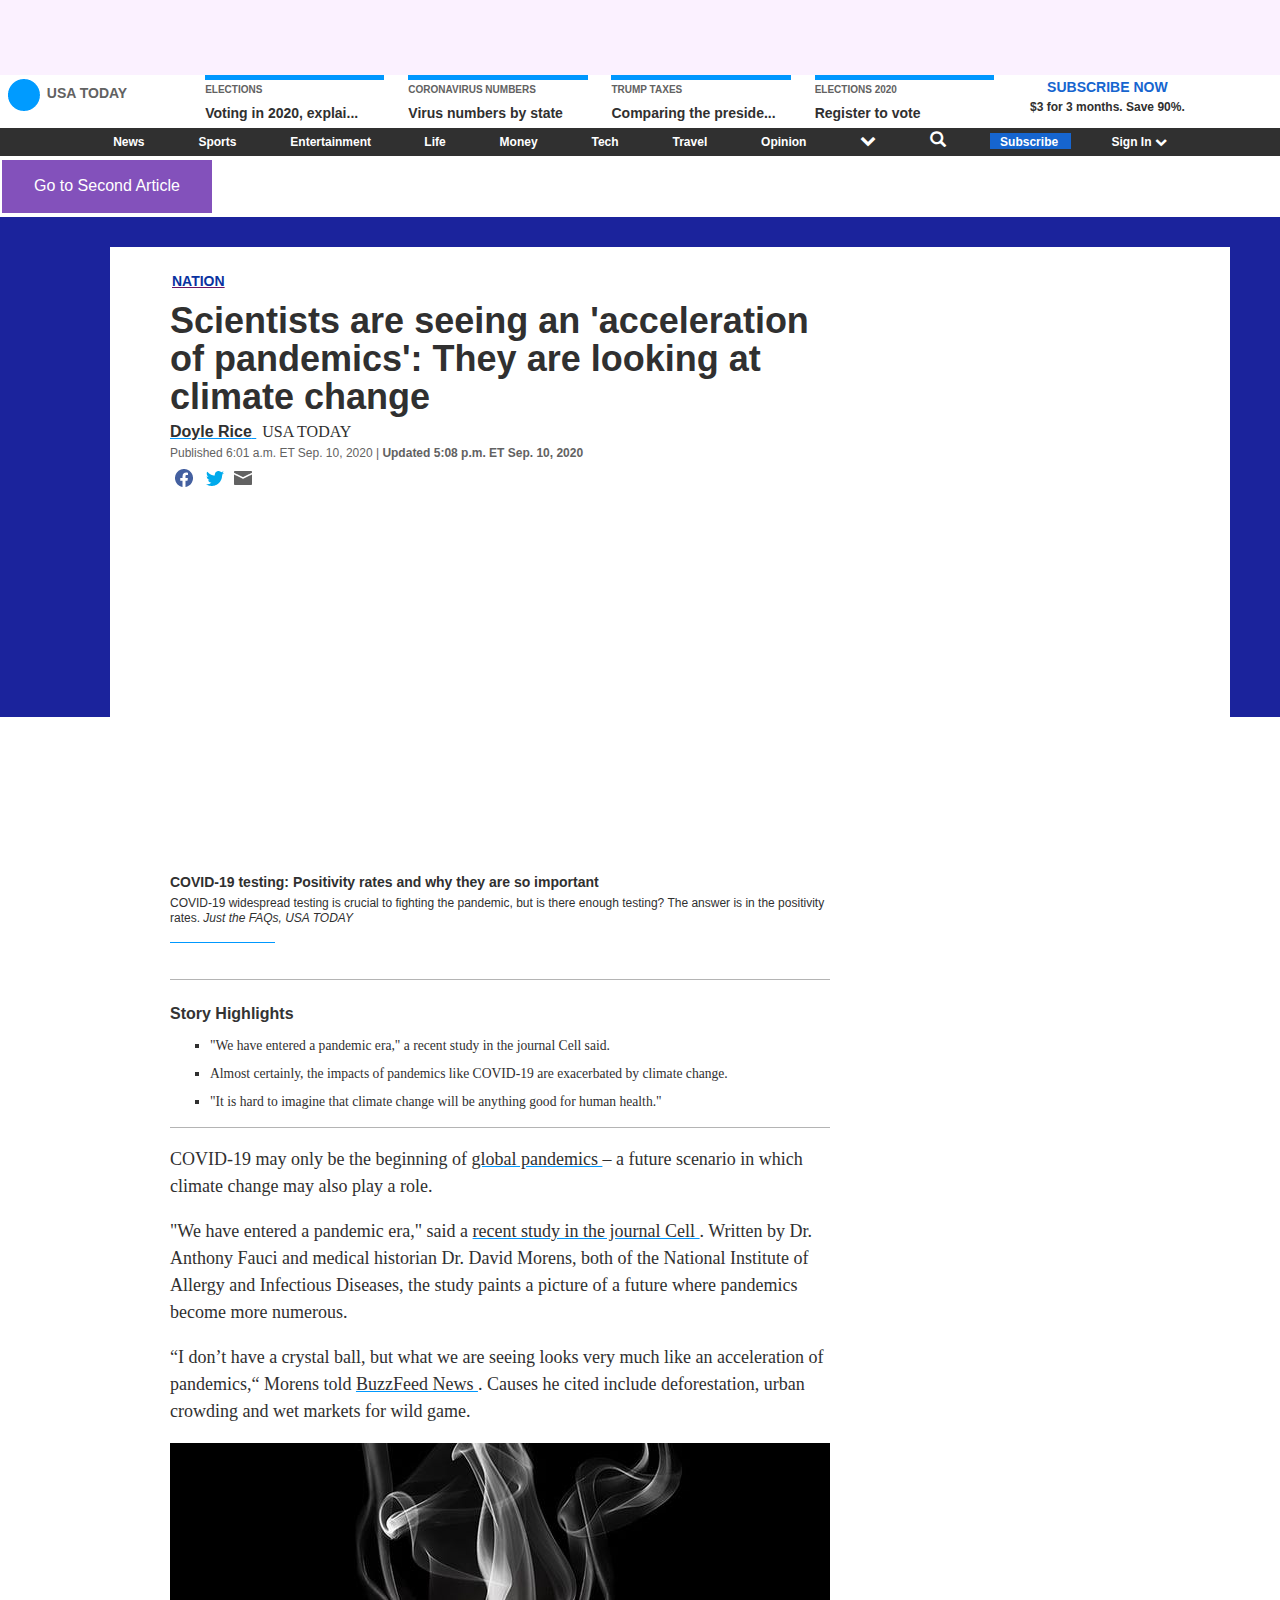
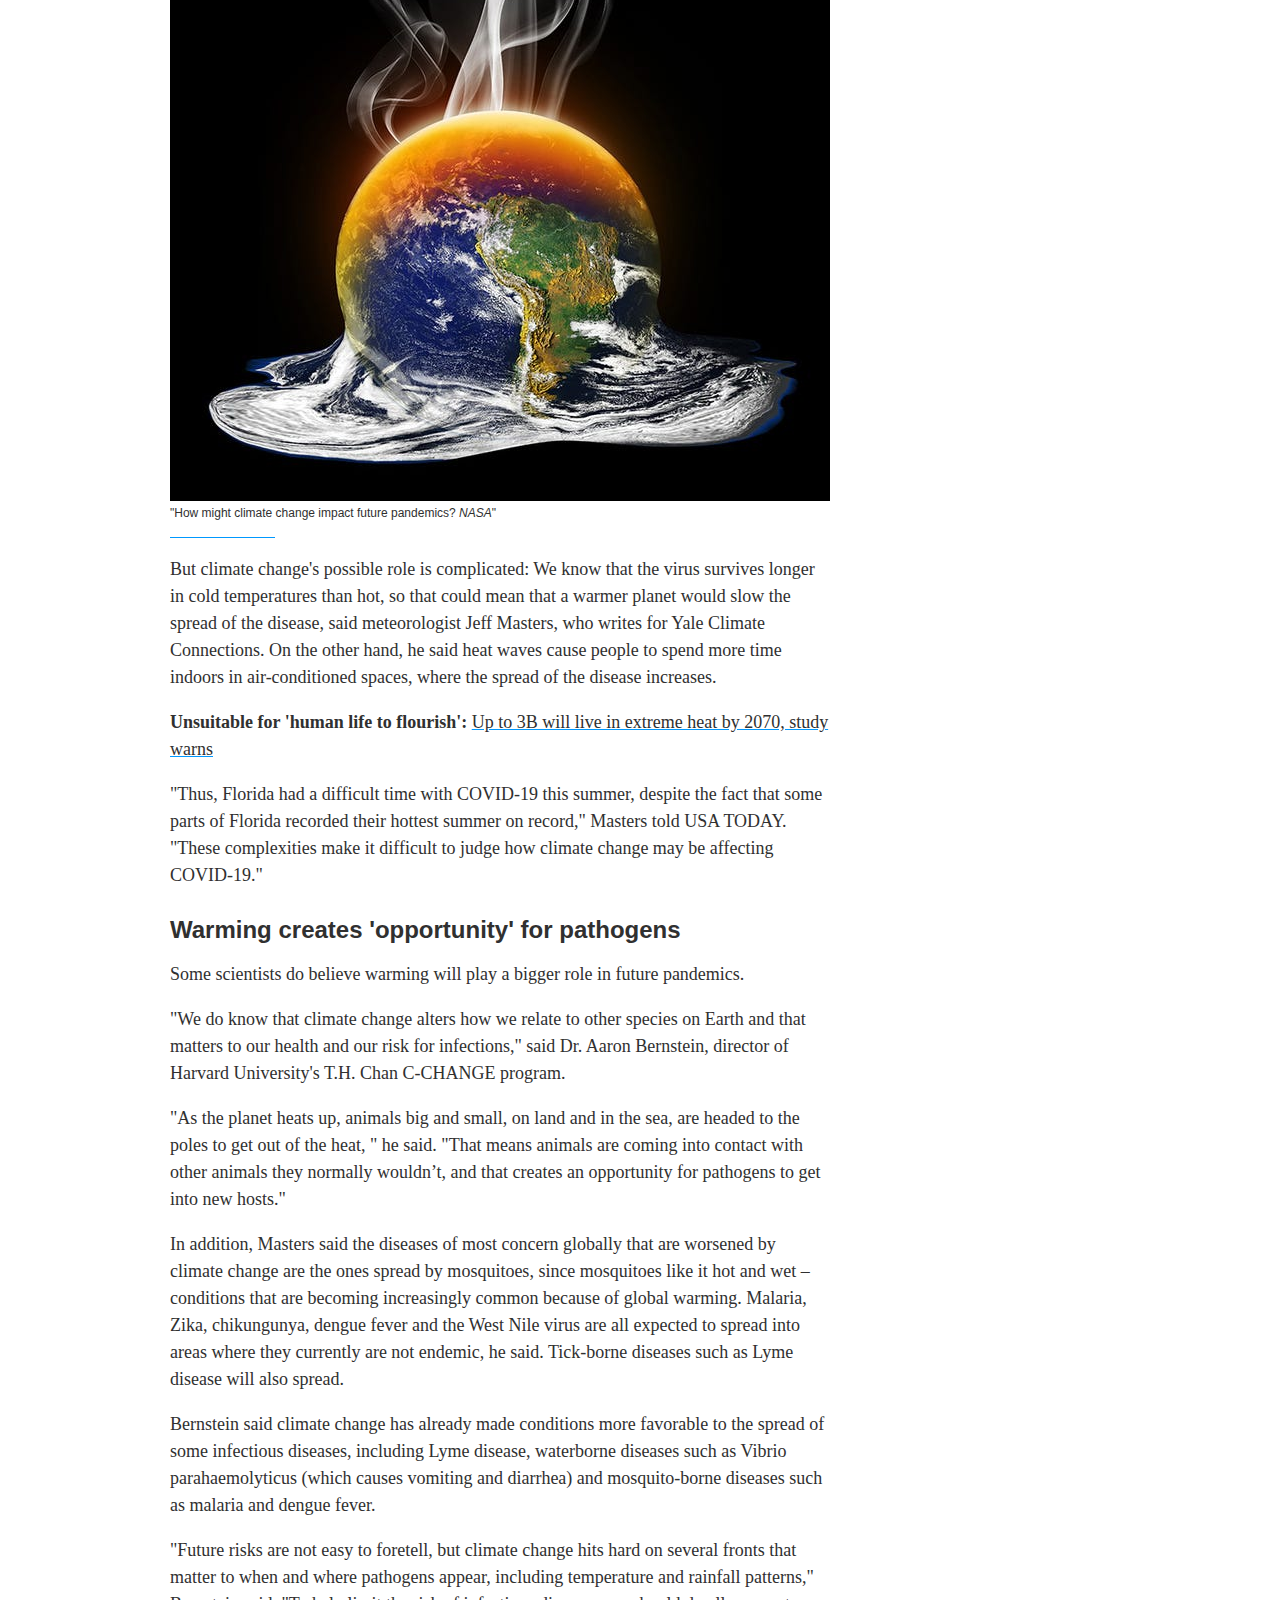
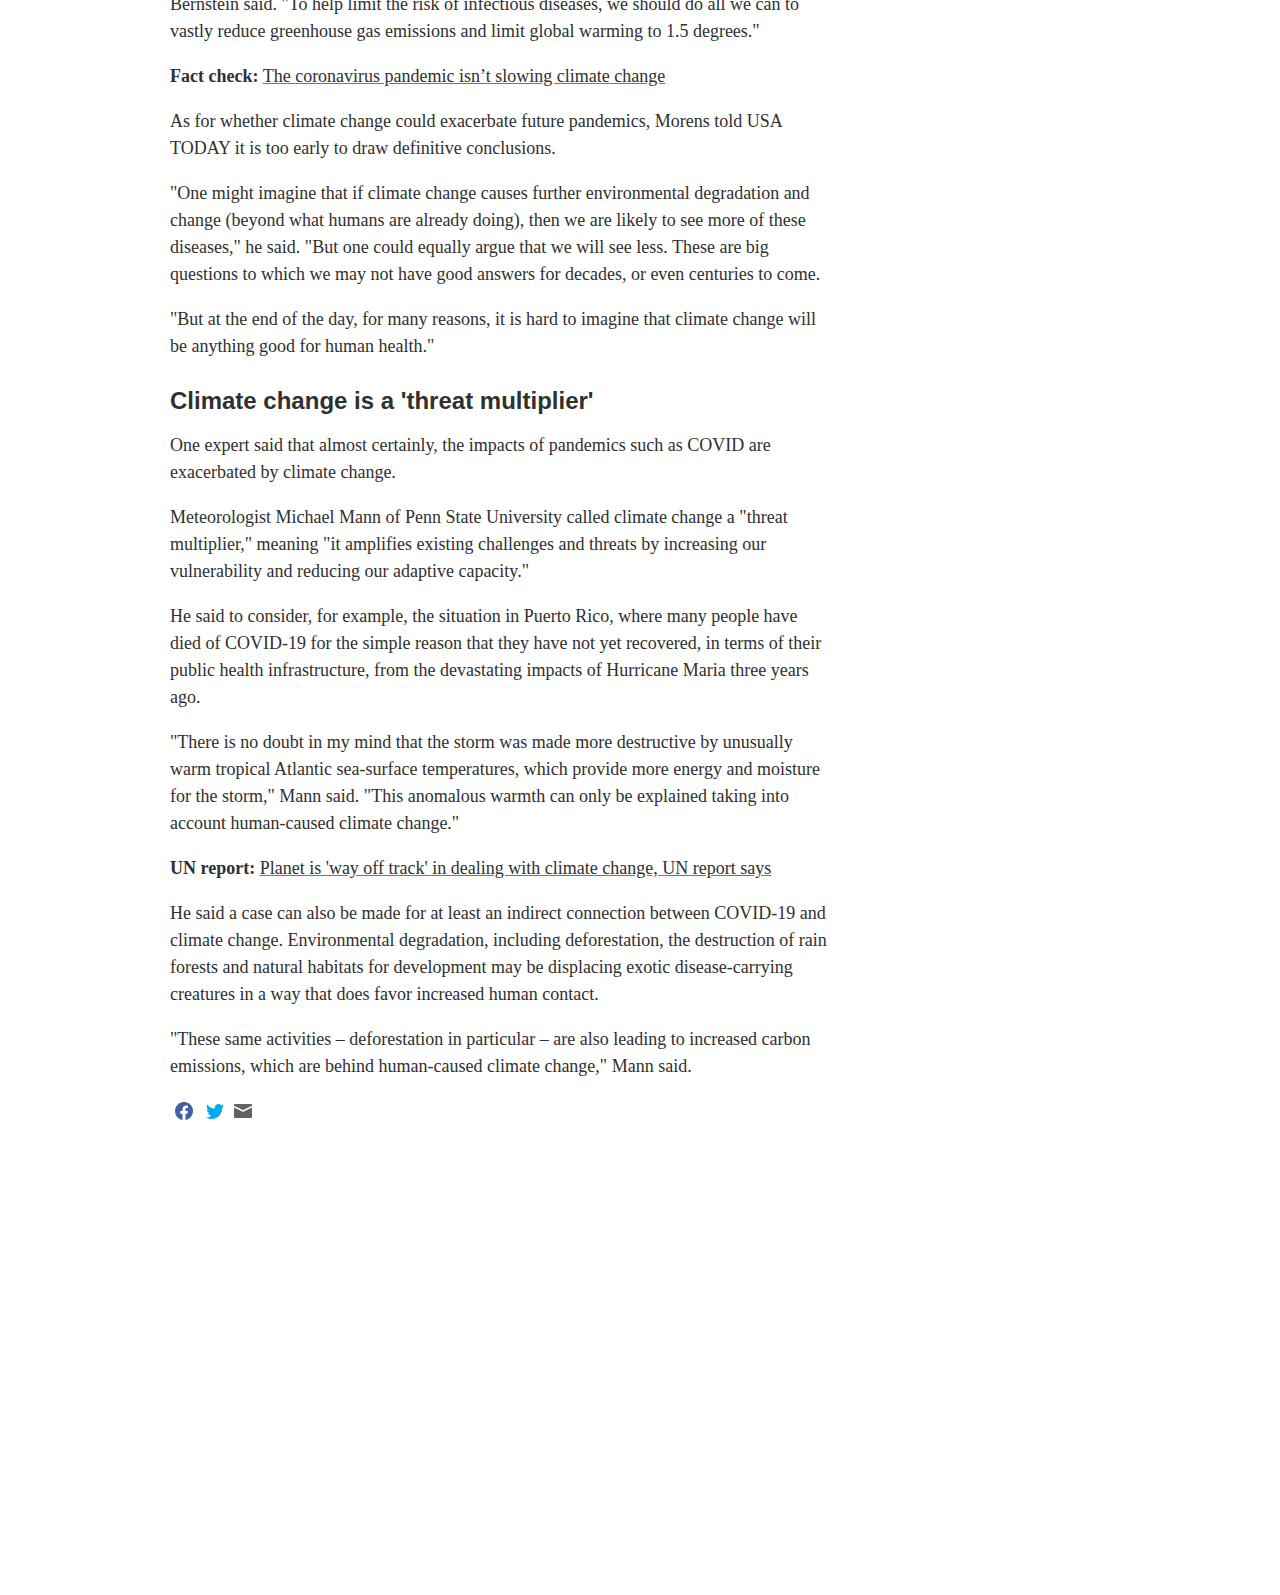
<file: index.html>
<!DOCTYPE html>
<html>
    <!--Newspaper: USA Today-->
    <!--Link: https://www.usatoday.com/story/news/nation/2020/09/10/limate-change-covid-19-does-global-warming-fuel-pandemics/5749582002/-->
    <head>
        <title>Nowadays</title>
        <link rel="stylesheet" href="Styles/styleImages.css">
        <link rel="stylesheet" href="Styles/styleArticle.css">
        <link rel="stylesheet" href="Styles/styleHeader1st.css">
        <link rel="stylesheet" href="Styles/styleTitle.css">
        <meta name="viewport" content="width=device-width, initial-scale=1">
        <link rel="stylesheet" href="https://maxcdn.bootstrapcdn.com/bootstrap/3.3.7/css/bootstrap.min.css">
        <link rel="stylesheet" href="https://cdnjs.cloudflare.com/ajax/libs/font-awesome/4.7.0/css/font-awesome.min.css">
    </head>
    <body>
        <!--Advertisement-->
        <div id="ad1">            
        </div>
        <!--Line of what to look at-->
        <header class="header"> 
            <ul>
                <li>
                    <a href="https://www.usatoday.com/">
                        <img src="Pictures/circle.PNG" alt="Circle" overflow="auto">
                        <h4>
                            USA TODAY
                        </h4>
                    </a>                     
                </li>
                <li>
                    <a href="https://www.usatoday.com/storytelling/election-2020-resource-guide/">
                        <h3>
                            Elections
                        </h3>
                        <h2>
                            Voting in 2020, explai...
                        </h2>
                    </a>
                </li>
                <li>
                    <a href="https://www.usatoday.com/in-depth/graphics/2020/03/10/us-coronavirus-map-tracking-united-states-outbreak/4945223002/">
                        <h3>
                            Coronavirus numbers
                        </h3>
                        <h2>
                            Virus numbers by state
                        </h2>
                    </a>
                </li>
                <li>
                    <a href="https://www.usatoday.com/in-depth/news/politics/elections/2020/09/29/trump-taxes-how-2017-return-compares-other-presidents/3561627001/">
                        <h3>
                           Trump taxes
                        </h3>
                        <h2>
                            Comparing the preside...
                        </h2>
                    </a>
                </li>
                <li>
                    <a href="https://www.usatoday.com/storytelling/election-2020-voter-guide/register-to-vote/register">
                        <h3>
                            Elections 2020
                        </h3>
                        <h2>
                            Register to vote
                        </h2>
                    </a>
                </li>
                <li>
                    <a href="https://subscribe.usatoday.com/specialoffer?gps-source=CPMASTHEAD&itm_campaign=2020FIVEDAY&itm_medium=ONSITE&onSuccessRedirectURL=https%3A%2F%2Fwww.usatoday.com%2Fstory%2Fnews%2Fnation%2F2020%2F09%2F10%2Fclimate-change-covid-19-does-global-warming-fuel-pandemics%2F5749582002%2F" target="_block">
                        <p id="subscribe">
                            SUBSCRIBE NOW
                        </p>
                        <p id="cost">
                            $3 for 3 months. Save 90%.
                        </p>
                    </a>
                </li>
            </ul>            
        </header>
        <!--Searching bar-->
        <nav class="nav">
            <ul>
                <li><a href="https://www.usatoday.com/news/">News</a></li>
                <li><a href="https://www.usatoday.com/sports/">Sports</a></li>
                <li><a href="https://www.usatoday.com/entertainment/">
                    Entertainment
                </a></li>
                <li><a href="https://www.usatoday.com/life/">Life</a></li>
                <li><a href="https://www.usatoday.com/money/">Money</a></li>
                <li><a href="https://www.usatoday.com/tech/">Tech</a></li>
                <li><a href="https://www.usatoday.com/travel/">Travel</a></li>
                <li><a href="https://www.usatoday.com/opinion/">Opinion</a></li>
                <li> <!--Arrow-->
                    <i class="fa fa-chevron-down" style="font-size:16px"></i>
                </a></li>
                <li> <!--Lens-->
                    <i class="glyphicon glyphicon-search" style="font-size: 16px"></i>                    
                </li>
                <li id="subscribe2">
                    <a href="https://subscribe.usatoday.com/specialoffer?gps-source=CPTOPNAVBAR&itm_campaign=2020FIVEDAY&itm_medium=ONSITE&onSuccessRedirectURL=https%3A%2F%2Fwww.usatoday.com%2Fstory%2Fentertainment%2Fmovies%2F2020%2F10%2F09%2Ffrench-exit-michelle-pfeiffer-lucas-hedges-new-york-film-festival%2F5908569002%2F" target="_block" > 
                        Subscribe
                    </a>
                </li>
                <li><a href="">
                    Sign In
                    <i class="fa fa-chevron-down"></i>
                </a></li>
            </ul>
        </nav>
        <!--Advertisement-->
        <!--<div id="adv2">            
        </div>-->
        <!--Button-->  
        <button class="button" onclick="document.location='secondNew.html'" >
            Go to Second Article
        </button>
        <div id="blue">            
        </div>
        <article class="margins">
            <!--Title-->
            <div class="titles">
                <a href="https://www.usatoday.com/news/nation/">
                    <h3 id="title">NATION</h3>
                </a>
                <h1>Scientists are seeing an 'acceleration of pandemics': They
                    are looking at climate change</h1>
                <h4>
                    <a href="https://www.usatoday.com/staff/2647905001/doyle-rice/ ">
                        <b>Doyle Rice</b>
                    </a>  USA TODAY
                </h4>
                <h5 style="font-weight:normal">
                    Published 6:01 a.m. ET Sep. 10, 2020 | 
                    <b>Updated 5:08 p.m. ET Sep. 10, 2020</b> 
                </h5>
                <!--Facebook; Twitter; Email-->
                <a href="https://www.facebook.com/dialog/share?display=popup&app_id=215046668549694&href=https%3A%2F%2Fwww.usatoday.com%2Fstory%2Fnews%2Fnation%2F2020%2F09%2F10%2Fclimate-change-covid-19-does-global-warming-fuel-pandemics%2F5749582002%2F">
                    <img src="Pictures/Facebook.PNG" alt="Facebook"> 
                </a>
                <a href="http://twitter.com/share?url=https%3A%2F%2Fwww.usatoday.com%2Fstory%2Fnews%2Fnation%2F2020%2F09%2F10%2Fclimate-change-covid-19-does-global-warming-fuel-pandemics%2F5749582002%2F&text=Scientists%20are%20seeing%20an%20%27acceleration%20of%20pandemics%27%3A%20They%20are%20looking%20at%20climate%20change&via=usatoday">
                    <img src="Pictures/Twitter.PNG" alt="Twitter"> 
                </a>
                <a href="mailto:?            subject=Scientists%20are%20seeing%20an%20%27acceleration%20of%20pandemics%27%3A%20They%20are%20looking%20at%20climate%20change%20-%20from%20USA%20TODAY&body=Scientists%20are%20seeing%20an%20%27acceleration%20of%20pandemics%27%3A%20They%20are%20looking%20at%20climate%20change%0A%0ACOVID-19%20may%20only%20be%20the%20beginning%20of%20global%20pandemics%20%E2%80%93%C2%A0a%20future%20scenario%20in%20which%C2%A0climate%20change%20may%20also%20play%20a%20role.%20Here%27s%20what%20the%20experts%20say.%0A%0ACheck%20out%20this%20story%20on%20usatoday.com%3A%20https%3A%2F%2Fwww.usatoday.com%2Fstory%2Fnews%2Fnation%2F2020%2F09%2F10%2Fclimate-change-covid-19-does-global-warming-fuel-pandemics%2F5749582002%2F">
                    <img src="Pictures/Email.PNG" alt="Email">
                </a>            
            </div>
            <br>
            <!--Video Adv-->
            <div class="picture">
                <iframe title="USATODAY-Embed Player" width="640" height="350"
                frameborder="0" scrolling="no" allowfullscreen="true" marginheight="0"
                marginwidth="0" src="https://uw-media.usatoday.com/embed/video/5693834002?placement=snow-embed">
                </iframe>      
                <h3>
                    COVID-19 testing: Positivity rates and why they are so 
                    important
                </h3>
                <p>                    
                    COVID-19 widespread testing is crucial to fighting the 
                    pandemic, but is there enough testing? The answer is in the 
                    positivity rates. 
                    <i>Just the FAQs, USA TODAY</i>
                </p>
                <hr>
                <br>
            </div>
           
            <!--Items-->
            <div class="items">
                <hr>             
                <h3><b>Story Highlights</b></h3>
                <ul>
                    <small>
                        <li>"We have entered a pandemic era," a recent study in 
                            the journal Cell said.</li>
                        <li>Almost certainly, the impacts of pandemics like 
                            COVID-19 are exacerbated by climate change.</li>
                        <li>"It is hard to imagine that climate change will be 
                            anything good for human health."</li>
                    </small>
                </ul>
                <hr>
            </div>
            <!--Part1-->
            <div class="article">
                <p>
                    COVID-19 may only be the beginning of 
                    <a href="https://www.usatoday.com/story/news/nation/2020/03/11/coronavirus-pandemic-world-health-organization/5011903002/" 
                    target="_blank">
                        global pandemics
                    </a> 
                    – a future scenario in which climate change may also play a 
                    role.
                </p>
                <p>
                    "We have entered a pandemic era," said a 
                    <a href="https://www.cell.com/cell/fulltext/S0092-8674(20)31012-6#%20" target="_blank">
                        recent study in the journal Cell
                    </a>
                    . Written by Dr. Anthony Fauci and medical historian Dr. 
                    David Morens, both of the National Institute of Allergy and 
                    Infectious Diseases, the study paints a picture of a future 
                    where pandemics become more numerous.
                </p>
                <p>
                    “I don’t have a crystal ball, but what we are seeing looks 
                    very much like an acceleration of pandemics,“ Morens told 
                    <a href="https://www.buzzfeednews.com/article/danvergano/more-coronavirus-pandemics-warning" target="_blank">
                        BuzzFeed News
                    </a>
                    . Causes he cited include deforestation, urban crowding and 
                    wet markets for wild game.
                </p>
            </div>
                <!--Picture-->
                <div class="picture">
                    <img src="Pictures/globalWarming.jpg" alt="Global Warming">
                    <p>                        
                        "How might climate change impact future pandemics? 
                        <i>NASA</i>"                        
                    </p>
                    <hr>
                </div>
            <div class="article">
                <p>
                    But climate change's possible role is complicated: We know 
                    that the virus survives longer in cold temperatures than 
                    hot, so that could mean that a warmer planet would slow the 
                    spread of the disease, said meteorologist Jeff Masters, who 
                    writes for Yale Climate Connections. On the other hand, he 
                    said heat waves cause people to spend more time indoors in 
                    air-conditioned spaces, where the spread of the disease 
                    increases.
                </p>
                <p>
                    <b>Unsuitable for 'human life to flourish':</b>
                    <a href="https://www.usatoday.com/story/news/world/2020/05/04/world-heat-conditions-unlivable-global-warming-unabated/3063849001/" target="_blank">
                        Up to 3B will live in extreme heat by 2070, study warns
                    </a>
                </p>
                <p>
                    "Thus, Florida had a difficult time with COVID-19 this 
                    summer, despite the fact that some parts of Florida 
                    recorded their hottest summer on record," Masters told USA 
                    TODAY. "These complexities make it difficult to judge how 
                    climate change may be affecting COVID-19."
                </p>
            </div>
            
            <!--Part2-->
            <div class="article">            
                <h2>Warming creates 'opportunity' for pathogens</h2>
                <p>
                    Some scientists do believe warming will play a bigger role 
                    in future pandemics.
                </p>
                <p>
                    "We do know that climate change alters how we relate to 
                    other species on Earth and that matters to our health and 
                    our risk for infections," said Dr. Aaron Bernstein, 
                    director of Harvard University's T.H. Chan C-CHANGE program.
                </p>
                <p>
                    "As the planet heats up, animals big and small, on land and 
                    in the sea, are headed to the poles to get out of the heat,
                    " he said. "That means animals are coming into contact with 
                    other animals they normally wouldn’t, and that creates an 
                    opportunity for pathogens to get into new hosts."
                </p>
                <p>
                    In addition, Masters said the diseases of most concern 
                    globally that are worsened by climate change are the ones 
                    spread by mosquitoes, since mosquitoes like it hot and wet 
                    – conditions that are becoming increasingly common because 
                    of global warming. Malaria, Zika, chikungunya, dengue fever 
                    and the West Nile virus are all expected to spread into 
                    areas where they currently are not endemic, he said. 
                    Tick-borne diseases such as Lyme disease will also spread.
                </p>
                <p>
                    Bernstein said climate change has already made conditions 
                    more favorable to the spread of some infectious diseases, 
                    including Lyme disease, waterborne diseases such as Vibrio 
                    parahaemolyticus (which causes vomiting and diarrhea) and 
                    mosquito-borne diseases such as malaria and dengue fever.
                </p>
                <p>
                    "Future risks are not easy to foretell, but climate change 
                    hits hard on several fronts that matter to when and where 
                    pathogens appear, including temperature and rainfall 
                    patterns," Bernstein said. "To help limit the risk of 
                    infectious diseases, we should do all we can to vastly 
                    reduce greenhouse gas emissions and limit global warming to 
                    1.5 degrees."
                </p>
                <p>
                    <b>Fact check:</b>
                    <a href="https://www.usatoday.com/story/news/factcheck/2020/05/11/fact-check-coronavirus-pandemic-isnt-slowing-climate-change/3090790001/" target="_blank">
                        The coronavirus pandemic isn’t slowing climate change
                    </a>                 
                </p>
                <p>
                    As for whether climate change could exacerbate future 
                    pandemics, Morens told USA TODAY it is too early to draw 
                    definitive conclusions.
                </p>
                <p>
                    "One might imagine that if climate change causes further 
                    environmental degradation and change (beyond what humans 
                    are already doing), then we are likely to see more of these 
                    diseases,"  he said. "But one could equally argue that we 
                    will see less. These are big questions to which we may not 
                    have good answers for decades, or even centuries to come.
                </p>
                <p>
                    "But at the end of the day, for many reasons, it is hard to 
                    imagine that climate change will be anything good for human 
                    health."
                </p>
            </div>
            <!--Part3-->
            <div class="article">
                <h2>Climate change is a 'threat multiplier'</h2>
                <p>
                    One expert said that almost certainly, the impacts of pandemics such as COVID are exacerbated by climate change.
                </p>
                <p>
                    Meteorologist Michael Mann of Penn State University called 
                    climate change a "threat multiplier," meaning "it amplifies 
                    existing challenges and threats by increasing our 
                    vulnerability and reducing our adaptive capacity."
                </p>
                <p>
                    He said to consider, for example, the situation in Puerto 
                    Rico, where many people have died of COVID-19 for the 
                    simple reason that they have not yet recovered, in terms of 
                    their public health infrastructure, from the devastating 
                    impacts of Hurricane Maria three years ago.
                </p>
                <p>
                    "There is no doubt in my mind that the storm was made more 
                    destructive by unusually warm tropical Atlantic sea-surface 
                    temperatures, which provide more energy and moisture for 
                    the storm," Mann said. "This anomalous warmth can only be 
                    explained taking into account human-caused climate change."
                </p>
                <p>
                    <b>
                        UN report: 
                    </b>
                    <a href="https://www.usatoday.com/story/news/world/2020/03/11/climate-change-world-way-off-track-dealing-global-warming/5021961002/" target="_blank">
                        Planet is 'way off track' in dealing with climate 
                        change, UN report says
                    </a>                
                </p>
                <p>
                    He said a case can also be made for at least an indirect 
                    connection between COVID-19 and climate change. 
                    Environmental degradation, including deforestation, the 
                    destruction of rain forests and natural habitats for 
                    development may be displacing exotic disease-carrying 
                    creatures in a way that does favor increased human contact.
                </p>
                <p>
                    "These same activities – deforestation in particular – are 
                    also leading to increased carbon emissions, which are 
                    behind human-caused climate change," Mann said.
                </p>
            </div>
            <!--Facebook; Twitter; Email-->
            <div>
                <a href="https://www.facebook.com/dialog/share?display=popup&app_id=215046668549694&href=https%3A%2F%2Fwww.usatoday.com%2Fstory%2Fnews%2Fnation%2F2020%2F09%2F10%2Fclimate-change-covid-19-does-global-warming-fuel-pandemics%2F5749582002%2F">
                    <img src="Pictures/Facebook.PNG" alt="Facebook"> 
                </a>
                <a href="http://twitter.com/share?url=https%3A%2F%2Fwww.usatoday.com%2Fstory%2Fnews%2Fnation%2F2020%2F09%2F10%2Fclimate-change-covid-19-does-global-warming-fuel-pandemics%2F5749582002%2F&text=Scientists%20are%20seeing%20an%20%27acceleration%20of%20pandemics%27%3A%20They%20are%20looking%20at%20climate%20change&via=usatoday">
                    <img src="Pictures/Twitter.PNG" alt="Twitter"> 
                </a>
                <a href="mailto:?subject=Scientists%20are%20seeing%20an%20%27acceleration%20of%20pandemics%27%3A%20They%20are%20looking%20at%20climate%20change%20-%20from%20USA%20TODAY&body=Scientists%20are%20seeing%20an%20%27acceleration%20of%20pandemics%27%3A%20They%20are%20looking%20at%20climate%20change%0A%0ACOVID-19%20may%20only%20be%20the%20beginning%20of%20global%20pandemics%20%E2%80%93%C2%A0a%20future%20scenario%20in%20which%C2%A0climate%20change%20may%20also%20play%20a%20role.%20Here%27s%20what%20the%20experts%20say.%0A%0ACheck%20out%20this%20story%20on%20usatoday.com%3A%20https%3A%2F%2Fwww.usatoday.com%2Fstory%2Fnews%2Fnation%2F2020%2F09%2F10%2Fclimate-change-covid-19-does-global-warming-fuel-pandemics%2F5749582002%2F">
                    <img src="Pictures/Email.PNG" alt="Email">
                </a>            
            </div>
        </article>        
    </body>
</html>
</file>
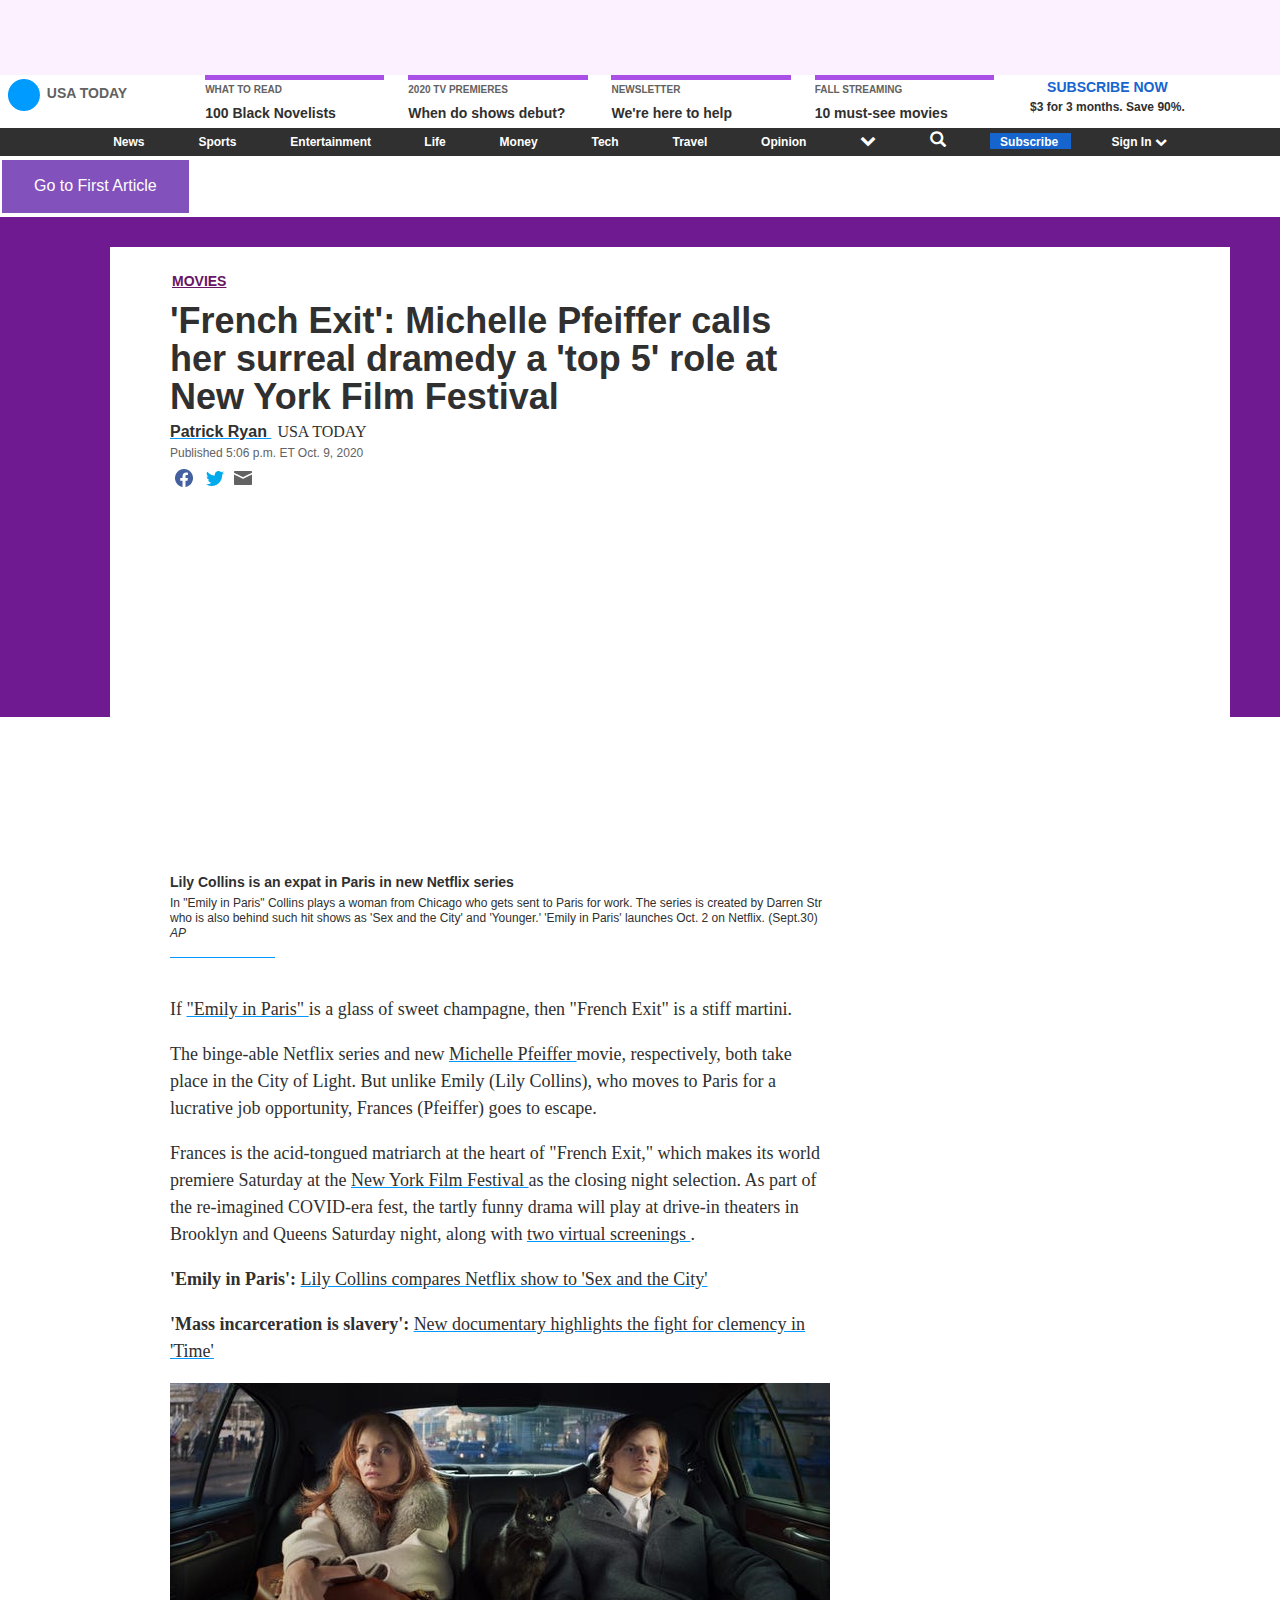
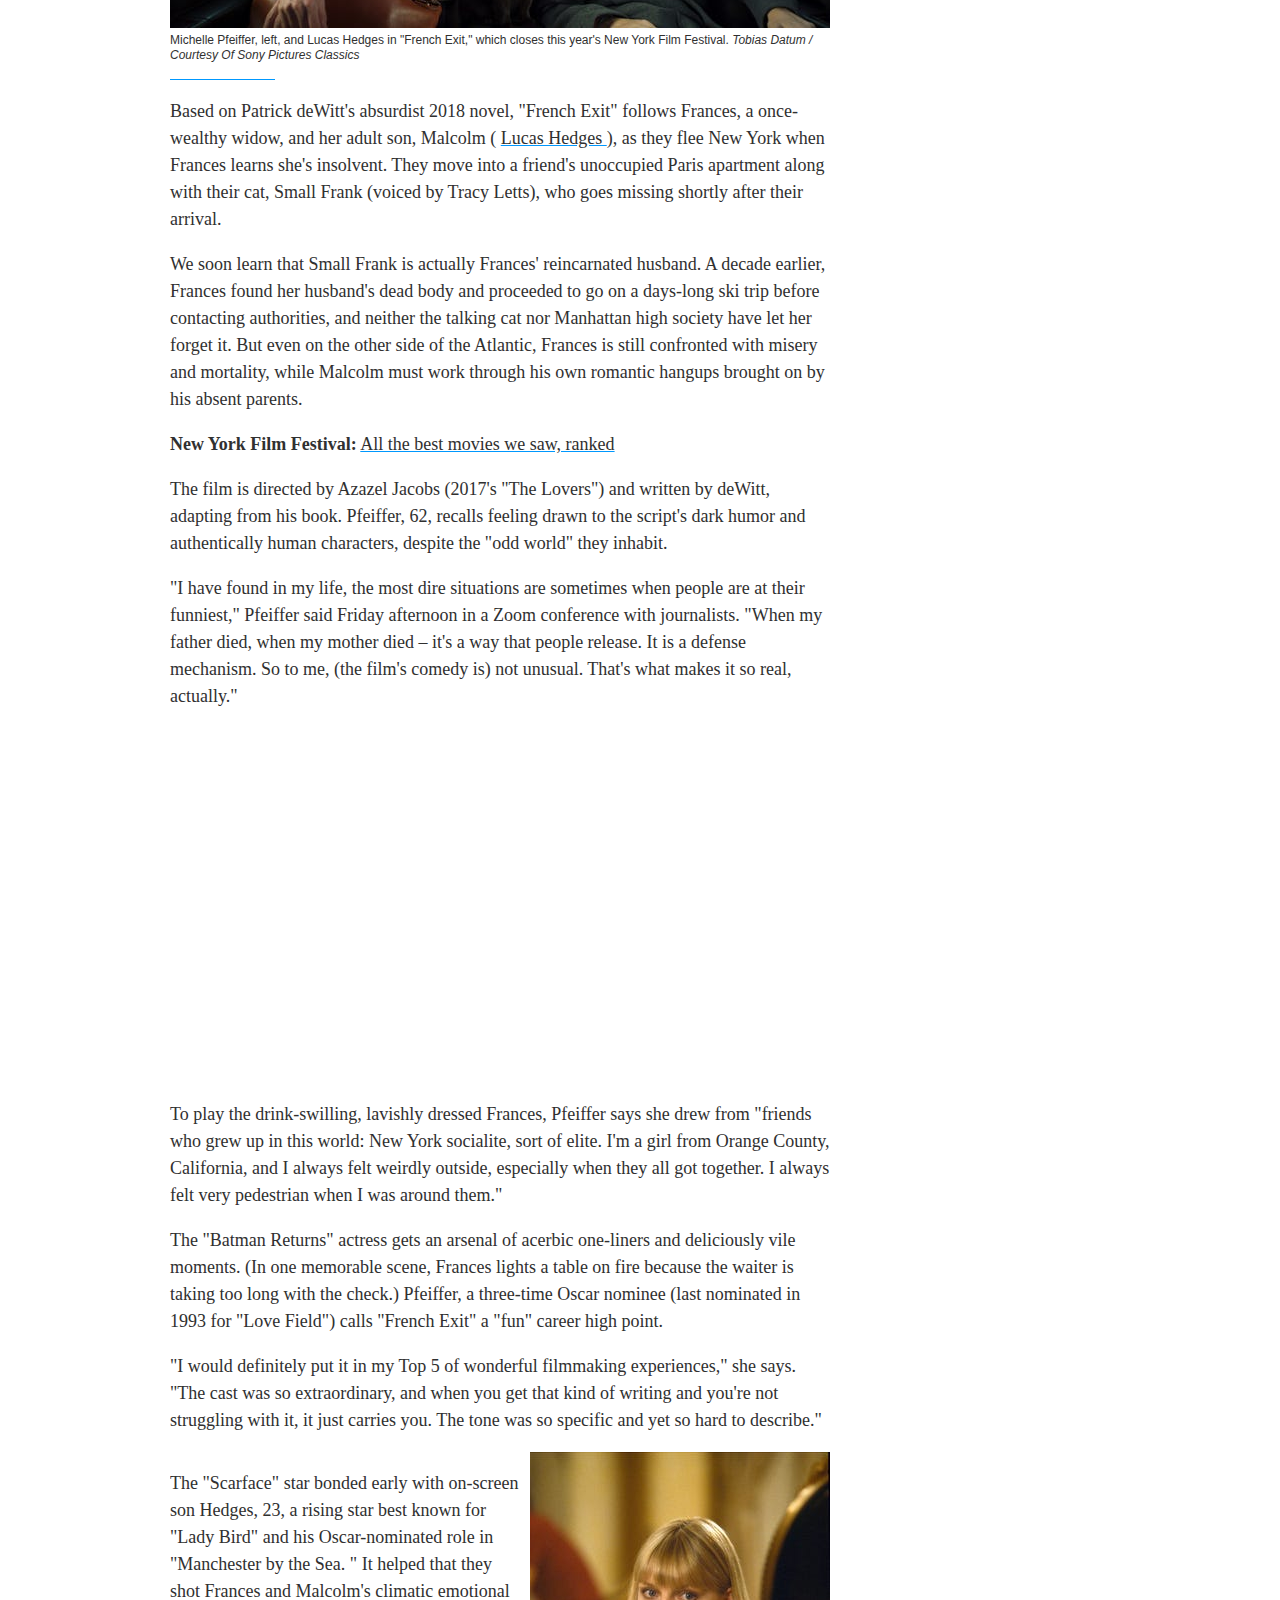
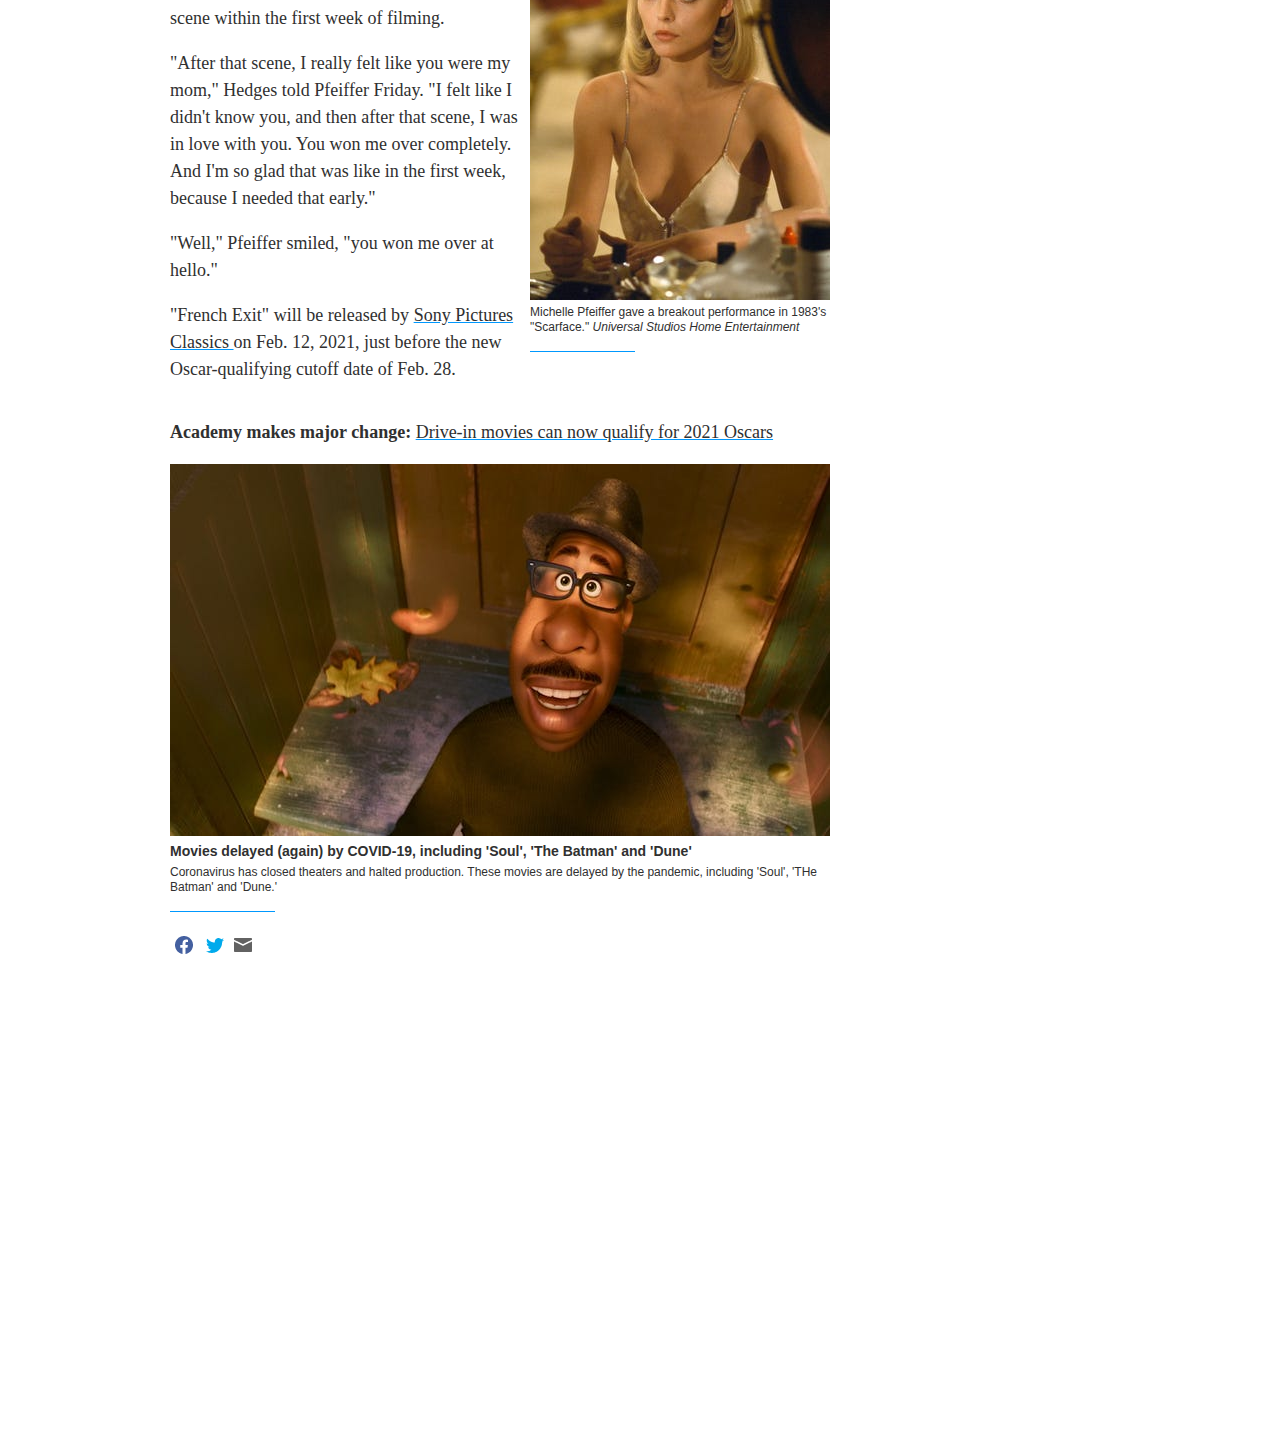
<file: secondNew.html>
<!DOCTYPE html>
<html>
        <!--Newspaper: USA Today-->
    <!--Link: https://www.usatoday.com/story/entertainment/movies/2020/10/09/french-exit-michelle-pfeiffer-lucas-hedges-new-york-film-festival/5908569002/ -->
    <head>
        <title>Nowadays</title>
        <link rel="stylesheet" href="Styles/styleImages.css">
        <link rel="stylesheet" href="Styles/styleArticle.css">
        <link rel="stylesheet" href="Styles/styleHeader.css">
        <link rel="stylesheet" href="Styles/styleTitle.css">
        <meta name="viewport" content="width=device-width, initial-scale=1">
        <link rel="stylesheet" href="https://maxcdn.bootstrapcdn.com/bootstrap/3.3.7/css/bootstrap.min.css">
        <link rel="stylesheet" href="https://cdnjs.cloudflare.com/ajax/libs/font-awesome/4.7.0/css/font-awesome.min.css">
    </head>
    <body>
        <!--Advertisement-->
        <div id="ad1">            
        </div>        
        <!--Line of what to look at-->
        <header class="header"> 
            <ul>
                <li>
                    <a href="https://www.usatoday.com/">
                        <img src="Pictures/circle.PNG" alt="Circle" overflow="auto">
                        <h4>
                            USA TODAY
                        </h4>
                    </a>                     
                </li>
                <li>
                    <a href="https://www.usatoday.com/picture-gallery/entertainment/books/2020/08/20/100-black-novelists-you-should-read-abi-dare-zora-neale-hurston/3299705001/">
                        <h3>
                            What to read
                        </h3>
                        <h2>
                            100 Black Novelists
                        </h2>
                    </a>
                </li>
                <li>
                    <a href="https://www.usatoday.com/story/entertainment/tv/2020/05/29/2020-tv-premieres-summer-television-streaming-shows-dates/5274396002/">
                        <h3>
                            2020 TV premieres
                        </h3>
                        <h2>
                            When do shows debut?
                        </h2>
                    </a>
                </li>
                <li>
                    <a href="https://www.usatoday.com/story/life/2020/04/10/staying-apart-together-newsletter-help-us-cope-coronavirus/2953992001/">
                        <h3>
                            Newsletter
                        </h3>
                        <h2>
                            We're here to help
                        </h2>
                    </a>
                </li>
                <li>
                    <a href="https://www.usatoday.com/story/entertainment/movies/2020/08/28/10-must-see-new-movies-stream-fall-2020-mulan-antebellum/5633678002/">
                        <h3>
                            Fall streaming
                        </h3>
                        <h2>
                            10 must-see movies
                        </h2>
                    </a>
                </li>
                <li>
                    <a href="https://subscribe.usatoday.com/specialoffer?gps-source=CPMASTHEAD&itm_campaign=2020FIVEDAY&itm_medium=ONSITE&onSuccessRedirectURL=https%3A%2F%2Fwww.usatoday.com%2Fstory%2Fentertainment%2Fmovies%2F2020%2F10%2F09%2Ffrench-exit-michelle-pfeiffer-lucas-hedges-new-york-film-festival%2F5908569002%2F" target="_block">
                        <p id="subscribe">
                            SUBSCRIBE NOW
                        </p>
                        <p id="cost">
                            $3 for 3 months. Save 90%.
                        </p>
                    </a>                    
                </li>
            </ul>            
        </header>        
        <!--Searching bar-->
        <nav class="nav">
            <ul>
                <li><a href="https://www.usatoday.com/news/">News</a></li>
                <li><a href="https://www.usatoday.com/sports/">Sports</a></li>
                <li><a href="https://www.usatoday.com/entertainment/">
                    Entertainment
                </a></li>
                <li><a href="https://www.usatoday.com/life/">Life</a></li>
                <li><a href="https://www.usatoday.com/money/">Money</a></li>
                <li><a href="https://www.usatoday.com/tech/">Tech</a></li>
                <li><a href="https://www.usatoday.com/travel/">Travel</a></li>
                <li><a href="https://www.usatoday.com/opinion/">Opinion</a></li>
                <li> <!--Arrow-->
                    <i class="fa fa-chevron-down" style="font-size:16px"></i>
                </a></li>
                <li> <!--Lens-->
                    <i class="glyphicon glyphicon-search" style="font-size: 16px"></i>                    
                </li>
                <li id="subscribe2">
                    <a href="https://subscribe.usatoday.com/specialoffer?gps-source=CPTOPNAVBAR&itm_campaign=2020FIVEDAY&itm_medium=ONSITE&onSuccessRedirectURL=https%3A%2F%2Fwww.usatoday.com%2Fstory%2Fentertainment%2Fmovies%2F2020%2F10%2F09%2Ffrench-exit-michelle-pfeiffer-lucas-hedges-new-york-film-festival%2F5908569002%2F" target="_block" > 
                        Subscribe
                    </a>
                </li>
                <li><a href="">
                    Sign In
                    <i class="fa fa-chevron-down"></i>
                </a></li>
            </ul>
        </nav>
        <!--Advertisement-->
        <!--<div id="adv2">            
        </div>-->
        <!--Button-->  
        <button class="button" onclick="document.location='index.html'" >
            Go to First Article
        </button>
        <div id="violet">            
        </div>
        <article class="margins">
            <!--Title-->
            <div class="titles">
                <a href="https://www.usatoday.com/entertainment/movies/">
                    <h3>MOVIES</h3>
                </a>
                <h1>'French Exit': Michelle Pfeiffer calls her surreal dramedy 
                    a 'top 5' role at New York Film Festival
                </h1>
                <h4>
                    <a href="https://www.usatoday.com/staff/2646682001/patrick-ryan/">
                        <b>Patrick Ryan</b>
                    </a>
                    USA TODAY
                </h4>
                <h5>
                    Published 5:06 p.m. ET Oct. 9, 2020
                </h5>
                <!--Facebook; Twitter; Email-->
                <a href="https://www.facebook.com/dialog/share?display=popup&app_id=215046668549694&href=https%3A%2F%2Fwww.usatoday.com%2Fstory%2Fentertainment%2Fmovies%2F2020%2F10%2F09%2Ffrench-exit-michelle-pfeiffer-lucas-hedges-new-york-film-festival%2F5908569002%2F">
                    <img src="Pictures/Facebook.PNG" alt="Facebook"> 
                </a>
                <a href="http://twitter.com/share?url=https%3A%2F%2Fwww.usatoday.com%2Fstory%2Fentertainment%2Fmovies%2F2020%2F10%2F09%2Ffrench-exit-michelle-pfeiffer-lucas-hedges-new-york-film-festival%2F5908569002%2F&text=%27French%20Exit%27%3A%20Michelle%20Pfeiffer%20calls%20her%20surreal%20dramedy%20a%20%27top%205%27%20role%20at%20New%20York%20Film%20Festival&via=usatoday">
                    <img src="Pictures/Twitter.PNG" alt="Twitter"> 
                </a>
                <a href="mailto:?subject=%27French%20Exit%27%3A%20Michelle%20Pfeiffer%20calls%20her%20surreal%20dramedy%20a%20%27top%205%27%20role%20at%20New%20York%20Film%20Festival%20-%20from%20USA%20TODAY&body=%27French%20Exit%27%3A%20Michelle%20Pfeiffer%20calls%20her%20surreal%20dramedy%20a%20%27top%205%27%20role%20at%20New%20York%20Film%20Festival%0A%0AMichelle%20Pfeiffer%20says%20she%20relished%20the%20chance%20to%20play%20bad%20in%20%22French%20Exit%2C%22%20a%20surrealist%20dark%20comedy%20closing%20the%20New%20York%20Film%20Festival%20Saturday.%0A%0ACheck%20out%20this%20story%20on%20usatoday.com%3A%20https%3A%2F%2Fwww.usatoday.com%2Fstory%2Fentertainment%2Fmovies%2F2020%2F10%2F09%2Ffrench-exit-michelle-pfeiffer-lucas-hedges-new-york-film-festival%2F5908569002%2F">
                    <img src="Pictures/Email.PNG" alt="Email">
                </a>            
            </div>
            <br>
            <!--<div id="adv3">            
            </div>-->
            <!--Video Adv-->
            <div class="picture">
                <iframe title="USATODAY-Embed Player" width="640" height="350"
                frameborder="0" scrolling="no" allowfullscreen="true" marginheight="0" 
                marginwidth="0" src="https://uw-media.usatoday.com/embed/video/5869973002?placement=snow-embed">
                </iframe>        
                <h3>
                    Lily Collins is an expat in Paris in new Netflix series
                </h3>
                <p>        
                    In "Emily in Paris" Collins plays a woman from Chicago who 
                    gets sent to Paris for work. The series is created by 
                    Darren Str who is also behind such hit shows as 'Sex and 
                    the City' and 'Younger.' 'Emily in Paris' launches Oct. 2 on Netflix. (Sept.30) 
                    <i>AP</i>                                 
                </p>
                <hr>
                <br>
            </div>
            
            <!--ArticlePart1-->
            <div class="article">
                <p>
                    If
                    <a href="https://www.usatoday.com/story/entertainment/celebrities/2020/10/02/lily-collins-new-show-netflix-emily-paris-engagement-fiance-charlie-mcdowell/3564593001/" target="_block">
                        "Emily in Paris"
                    </a> 
                    is a glass of sweet champagne, then "French Exit" is a 
                    stiff martini.              
                </p>
                <p>
                    The binge-able Netflix series and new  
                    <a href="https://www.usatoday.com/story/entertainment/celebrities/2019/10/21/michelle-pfeiffer-recalls-inappropriate-experience-hollywood-metoo/4051007002/" target="_block">
                            Michelle Pfeiffer
                    </a>
                    movie, respectively, both take place in the City of Light. 
                    But unlike Emily (Lily Collins), who moves to Paris for a 
                    lucrative job opportunity, Frances (Pfeiffer) goes to 
                    escape.
                </p>
                <p>
                    Frances is the acid-tongued matriarch at the heart of 
                    "French Exit," which makes its world premiere Saturday at 
                    the 
                    <a href="https://www.usatoday.com/story/entertainment/movies/2020/09/17/new-york-film-festival-steve-mcqueen-george-floyd-lovers-rock/3475171001/" target="_block">
                            New York Film Festival
                    </a>
                    as the closing night selection. As part of the re-imagined 
                    COVID-era fest, the tartly funny drama will play at 
                    drive-in theaters in Brooklyn and Queens Saturday night, 
                    along with
                    <a href="https://www.filmlinc.org/nyff2020/films/french-exit/" target="_block">
                            two virtual screenings
                    </a>
                    .
                </p>
                <p>
                    <b>
                        'Emily in Paris':
                    </b> 
                    <a href="https://www.usatoday.com/story/entertainment/celebrities/2020/10/02/lily-collins-new-show-netflix-emily-paris-engagement-fiance-charlie-mcdowell/3564593001/" target="_block">
                        Lily Collins compares Netflix show to 'Sex and the City'
                    </a>                
                </p>
                <p>
                    <b>
                        'Mass incarceration is slavery':
                    </b> 
                    <a href="https://www.usatoday.com/story/entertainment/movies/2020/10/08/time-documentary-fox-and-rob-rich/3625871001/" target="_block">
                        New documentary highlights the fight for clemency in 
                        'Time'
                    </a>                               
                </p>
            </div>
            <!--Picture-->
            <div class="picture">
                <img src="Pictures/N2Picture1.jpg" alt="Actors of 'French Exit'">
                <p>                
                    Michelle Pfeiffer, left, and Lucas Hedges in "French Exit,"
                    which closes this year's New York Film Festival.
                        <i>
                            Tobias Datum / Courtesy Of Sony Pictures Classics
                        </i>                      
                </p>
                <hr>
            </div>
            <!--ArticlePart2-->
            <div class="article">
                <p>
                    Based on Patrick deWitt's absurdist 2018 novel, "French 
                    Exit" follows Frances, a once-wealthy widow, and her adult 
                    son, Malcolm (
                    <a href="https://www.usatoday.com/story/life/movies/2018/10/29/boy-erased-star-lucas-hedges-every-movie-make-you-cry/1767003002/" target="_block">
                        Lucas Hedges
                    </a> 
                    ), as they flee New York when Frances learns she's 
                    insolvent. They move into a friend's unoccupied Paris 
                    apartment along with their cat, Small Frank (voiced by 
                    Tracy Letts), who goes missing shortly after their arrival.
                </p>
                <p>
                    We soon learn that Small Frank is actually Frances' 
                    reincarnated husband. A decade earlier, Frances found her 
                    husband's dead body and proceeded to go on a days-long ski 
                    trip before contacting authorities, and neither the talking 
                    cat nor Manhattan high society have let her forget it. But 
                    even on the other side of the Atlantic, Frances is still 
                    confronted with misery and mortality, while Malcolm must 
                    work through his own romantic hangups brought on by his 
                    absent parents. 
                </p>
                <p>
                    <b>New York Film Festival:</b>
                    <a href="https://www.usatoday.com/story/entertainment/movies/2020/09/17/all-best-movies-we-saw-new-york-film-festival-ranked/3477772001/" target="_block">
                        All the best movies we saw, ranked
                    </a>
                </p>
                <p>
                    The film is directed by Azazel Jacobs (2017's "The Lovers") 
                    and written by deWitt, adapting from his book. Pfeiffer, 
                    62, recalls feeling drawn to the script's dark humor and 
                    authentically human characters, despite the "odd world" 
                    they inhabit.
                </p>
            </div>
            <!--AdvertisementPart2-->
            <!--ArticlePart3-->
            <div class="article">
                <p>
                    "I have found in my life, the most dire situations are 
                    sometimes when people are at their funniest," Pfeiffer said 
                    Friday afternoon in a Zoom conference with journalists. 
                    "When my father died, when my mother died – it's a way that 
                    people release. It is a defense mechanism. So to me, (the 
                    film's comedy is) not unusual. That's what makes it so 
                    real, actually."
                </p>
            </div>
            <!--Video-->
            <div class="picture">
                <iframe title="USATODAY-Embed Player" width="540" height="350"
                frameborder="0" scrolling="no" marginheight="0" 
                marginwidth="0" src="https://www.youtube.com/watch?v=siaGrwxZuxU">
            </iframe> 
            </div>
            <!--ArticlePart4-->
            <div class="article">
                <p>
                    To play the drink-swilling, lavishly dressed Frances, 
                    Pfeiffer says she drew from "friends who grew up in this 
                    world: New York socialite, sort of elite. I'm a girl from 
                    Orange County, California, and I always felt weirdly 
                    outside, especially when they all got together. I always 
                    felt very pedestrian when I was around them." 
                </p>
                <p>
                    The "Batman Returns" actress gets an arsenal of acerbic 
                    one-liners and deliciously vile moments. (In one memorable 
                    scene, Frances lights a table on fire because the waiter is 
                    taking too long with the check.) Pfeiffer, a three-time 
                    Oscar nominee (last nominated in 1993 for "Love Field") 
                    calls "French Exit" a "fun" career high point. 
                </p>
                <p>
                    "I would definitely put it in my Top 5 of wonderful 
                    filmmaking experiences," she says. "The cast was so 
                    extraordinary, and when you get that kind of writing and 
                    you're not struggling with it, it just carries you. The 
                    tone was so specific and yet so hard to describe."
                </p>
            </div>
            <!--ArticlePart5 + Picture-->
            <div>
                <!--Picture2-->
                <div class="picture" id="picright">
                    <img src="Pictures/N2Picture2.jpg" alt="Michele Pfeiffer on 'Scarface'">
                    <p>
                        Michelle Pfeiffer gave a breakout performance in 1983's 
                        "Scarface."
                        <i>
                            Universal Studios Home Entertainment
                        </i>
                    </p>
                    <hr>
                </div>
                <!--ArticlePart5-->
                <div class="article" id="clearfix">
                    <p>
                        The "Scarface" star bonded early with on-screen son 
                        Hedges, 23, a rising star best known for "Lady Bird" 
                        and his Oscar-nominated role in "Manchester by the Sea.
                        " It helped that they shot Frances and Malcolm's 
                        climatic emotional scene within the first week of 
                        filming. 
                    </p>
                    <p>
                        "After that scene, I really felt like you were my mom," 
                        Hedges told Pfeiffer Friday. "I felt like I didn't know 
                        you, and then after that scene, I was in love with you. 
                        You won me over completely. And I'm so glad that was 
                        like in the first week, because I needed that early."
                    </p>
                    <p>
                        "Well," Pfeiffer smiled, "you won me over at hello." 
                    </p>
                    <p>
                        "French Exit" will be released by 
                        <a href="https://www.sonyclassics.com/film/frenchexit/" target="_block">
                            Sony Pictures Classics
                        </a>
                        on Feb. 12, 2021, just before the new Oscar-qualifying 
                        cutoff date of Feb. 28. 
                    </p>
                </div>      
            </div>
            <!--ArticlePart6-->
            <div class="article">
                <p>
                    <b>Academy makes major change:</b>
                    <a href="https://www.usatoday.com/story/entertainment/movies/2020/10/07/oscars-academy-says-drive-movies-qualify-2021-ceremony/5917312002/" target="_block">
                        Drive-in movies can now qualify for 2021 Oscars
                    </a>                 
                </p>           
            </div>
            <!--FullGallery-->
            <div class="picture">
                <img src="Pictures/N2Gallery.jpg" alt="Pixar Gallery">
                <h3>
                    <b>
                        Movies delayed (again) by COVID-19, including 'Soul', 
                        'The Batman' and 'Dune'
                    </b>
                </h3>
                <p>
                    Coronavirus has closed theaters and halted production. 
                    These movies are delayed by the pandemic, including 'Soul', 
                    'THe Batman' and 'Dune.'
                </p>
                <hr>
            </div>
            <!--Facebook; Twitter; Email-->
            <div>
                <br>
                <a href="https://www.facebook.com/dialog/share?display=popup&app_id=215046668549694&href=https%3A%2F%2Fwww.usatoday.com%2Fstory%2Fentertainment%2Fmovies%2F2020%2F10%2F09%2Ffrench-exit-michelle-pfeiffer-lucas-hedges-new-york-film-festival%2F5908569002%2F">
                    <img src="Pictures/Facebook.PNG" alt="Facebook"> 
                </a>
                <a href="http://twitter.com/share?url=https%3A%2F%2Fwww.usatoday.com%2Fstory%2Fentertainment%2Fmovies%2F2020%2F10%2F09%2Ffrench-exit-michelle-pfeiffer-lucas-hedges-new-york-film-festival%2F5908569002%2F&text=%27French%20Exit%27%3A%20Michelle%20Pfeiffer%20calls%20her%20surreal%20dramedy%20a%20%27top%205%27%20role%20at%20New%20York%20Film%20Festival&via=usatoday">
                    <img src="Pictures/Twitter.PNG" alt="Twitter"> 
                </a>
                <a href="mailto:?subject=%27French%20Exit%27%3A%20Michelle%20Pfeiffer%20calls%20her%20surreal%20dramedy%20a%20%27top%205%27%20role%20at%20New%20York%20Film%20Festival%20-%20from%20USA%20TODAY&body=%27French%20Exit%27%3A%20Michelle%20Pfeiffer%20calls%20her%20surreal%20dramedy%20a%20%27top%205%27%20role%20at%20New%20York%20Film%20Festival%0A%0AMichelle%20Pfeiffer%20says%20she%20relished%20the%20chance%20to%20play%20bad%20in%20%22French%20Exit%2C%22%20a%20surrealist%20dark%20comedy%20closing%20the%20New%20York%20Film%20Festival%20Saturday.%0A%0ACheck%20out%20this%20story%20on%20usatoday.com%3A%20https%3A%2F%2Fwww.usatoday.com%2Fstory%2Fentertainment%2Fmovies%2F2020%2F10%2F09%2Ffrench-exit-michelle-pfeiffer-lucas-hedges-new-york-film-festival%2F5908569002%2F">
                    <img src="Pictures/Email.PNG" alt="Email">
                </a>            
            </div>
        </article>        
    </body>
</html>
</file>
<file: Styles/styleImages.css>
/* Title */
.picture h3{
    color: #303030;
    overflow: hidden;
    margin: 6px 0 2px;
    font-weight: 800;
    font-size: 14px;
    line-height: 18px;
    font-family: "Unify Sans", "Helvetica Neue", "Arial Nova", Helvetica, Arial, sans-serif;
    
}
/* Paragraph */
.picture p{
    color: #303030;
    overflow: visible;
    margin: 5px 0 0;
    font: 12px/15px 'Helvetica Neue','Arial Nova',Helvetica,Arial,sans-serif;
}
/* End Line */
.picture hr{
    border-top: 1px solid #0098fe;
    width: 105px;
    margin: 16px 0 0;
}
#picright{
    width: 300px;
    height: 20px;
    background-color: #eee;
    margin-left: 10px;
    float: right;
}
#picright img{
    display: inline;
    text-align: right;
}
</file>
<file: Styles/styleArticle.css>
/* SubTitle */
.article h2{
    color: #303030;   
    margin: 28px 0 18px;
    font: 800 24px/26px 'Unify Sans','Helvetica Neue','Arial Nova',Helvetica,Arial,sans-serif;
}
/* ItemsPart */
.items h3 {
    font: 800 16px/27px 'Unify Sans','Helvetica Neue','Arial Nova',Helvetica,Arial,sans-serif;
}
.items ul{
    font: 16px/18px 'Georgia Pro',Georgia,'Droid Serif',serif;
    color: #303030;
}
.items li {
    margin: 0 0 10px;
    list-style-type: square;
}
.items hr{
    border-top: 1px solid #3030305d;
    margin: 16px 0 0;
}
/* Paragraph */
.article p{
    color: #303030;
    font: 18px/27px 'Georgia Pro',Georgia,'Droid Serif',serif;
    margin-block-start: 1em;
    margin-block-end: 1em;
    margin-inline-start: 0px;
    margin-inline-end: 0px;
}
/* End Line */
.article a{
    color: #303030;
    text-decoration: underline #0098fe;
    cursor: pointer;
    font: 18px/27px 'Georgia Pro',Georgia,'Droid Serif',serif;
    }

#clearfix {
    overflow: auto;
}
.margins {
    margin: 0 0 0 10px;
    padding: 20px 400px 0px 60px;
    position: relative;
    bottom:470px;
    left: 100px;
    background-color: white;
    width: 1120px;
}
#violet {
    background: rgb(112, 26, 146);
    margin: 0;
    height: 500px;
    width: 100%;
}
#blue {
    background: rgb(27, 35, 156);
    margin: 0;
    height: 500px;
    width: 100%;
}
#adv2 {
    margin: 20px auto;
    text-align: center;
    background: yellow;
    padding: 15px;
    height: 200px;
    width: 500px;
}
/*#adv3 {
    background: rgb(51, 231, 66);
    height: 500px;
    width: 300px;
    position: relative;
    left: 700px;
    bottom: 200px;
    overflow: hidden;
}*/
.button {
    background-color: #8351bb;
    border: none;
    color: white;
    padding: 15px 32px;
    text-align: center;
    text-decoration: none;
    font-size: 16px;
    margin: 4px 2px;
    cursor: pointer;
}
</file>
<file: Styles/styleHeader1st.css>
/* H2 - Negro */
.header h2{
    color: #303030;
    font: 800 14px/3px 'Unify Sans','Helvetica Neue','Arial Nova',Helvetica,Arial,sans-serif;
    text-align: left;
}
/* H3 - Gris y azul */
.header h3{
    color: #626262;
    border-top: 5px solid #0098fe;    
    text-decoration: none;
    text-transform: uppercase;
    text-overflow: ellipsis;
    font-size: 10px;
    font-weight: 800;
    line-height: 5px;
    font: 'Unify Sans','Helvetica Neue','Arial Nova',Helvetica,Arial,sans-serif;   
    text-align: left;
    padding: 7px 0 0;
    margin: 0;
}
/* H4 - USA TODAY*/
.header h4{
    color: #626262;
    text-decoration: none;
    text-transform: uppercase;
    text-overflow: ellipsis;
    font-size: 14px;
    font-weight: 800;
    font: 'Unify Sans','Helvetica Neue','Arial Nova',Helvetica,Arial,sans-serif;
    display: inline;
    text-align: left;
}
.header a{    
    text-decoration: none;   
}
.header a:hover{    
    text-decoration: none;   
}
.header li{
    box-sizing: border-box;
    display: inline-block;
    overflow: hidden;
    width: 14%;
    height: 50px;
    margin: 0 1.5%  0 2px;
    padding: 0;    
}
.header{
    font: 10px/13px 'Helvetica Neue','Arial Nova',Helvetica,Arial,sans-serif;
}
.header ul{
    overflow: hidden;
    list-style-type: none;
    margin: 0;
    padding: 0;    
}
/* Subscribe */
#subscribe {
    color: #1665cf;
    font: 800 14px/25px 'Unify Sans','Helvetica Neue','Arial Nova',Helvetica,Arial,sans-serif;
    box-align: left;
    text-align: center;
    margin: 0;
    padding: 0;
}
/* Cost */
#cost {
    color: #303030;
    font: 700 12px/14px 'Helvetica Neue','Arial Nova',Helvetica,Arial,sans-serif;
    box-align: left;
    margin: 0;
    padding: 0;
    text-align: center;
}
/* Nav */
.nav li{    
    display: inline;    
    text-align: center;
    text-decoration: none;
    box-sizing: border-box;
    list-style-type: none;    
    padding: 0 10px;
    margin: 0 15px;
    color: #fff;
}
.nav li a{
    text-decoration: none;
    color: #fff;
    font: 800 12px/28px 'Unify Sans','Helvetica Neue','Arial Nova',Helvetica,Arial,sans-serif;    
    white-space: nowrap;
    text-size-adjust: none;
    font-weight: bold;
}
.nav li a:hover{
    text-decoration: none;
    color: #d5d5da;    
}
.nav ul{
    overflow: hidden;
    background-color:#303030;
    list-style-type: none;
    margin: 0;
    padding: 0;
    text-align: center;
    cursor: pointer;
}
#subscribe2 {
    background-color: #1665cf;      
}
#ad1 {
    background: rgb(251, 241, 255);
    margin: 0;
    height: 75px;
    width: 100%;
}
</file>
<file: Styles/styleTitle.css>
/* Title */
.titles h1{
    margin: 6px 0;
    color: #303030;
    font-weight: 800;
    font-size: 36px;
    line-height: 38px;
    font-family: "Unify Sans", "Helvetica Neue", "Arial Nova", Helvetica, Arial, sans-serif;    
}
/* Movies */
.titles h3 {
    color: #691464;
    padding: 0 2px 1px;
    margin: 0 0 auto;
    font: 800 14px/2 'Unify Sans','Helvetica Neue','Arial Nova',Helvetica,Arial,sans-serif;
    text-decoration: underline;
    text-decoration-color: #691464;
    cursor: pointer;
}
#title {
    color: #0a32a0;
}

/* Author and Newspaper*/
.titles h4{
    display: inline;
    margin: 1px 0 0;
    color: #303030;
    font: 16px/20px 'Georgia Pro',Georgia,'Droid Serif',serif;
}
.titles h4 a{
    display: inline;    
    margin: 0 6px 0 0;
    color: #303030;
    font-weight: 800;    
    font-size: 16px;
    line-height: 20px;
    font-family: "Unify Sans", "Helvetica Neue", "Arial Nova", Helvetica, Arial, sans-serif;
    text-decoration: underline;
    text-decoration-color: #0098fe;
    cursor: pointer;
}
/* Date */
.titles h5{
    margin: 4px 0;
    color: #626262;
    font: 12px/15px 'Helvetica Neue','Arial Nova',Helvetica,Arial,sans-serif;
}
</file>
<file: Styles/styleHeader.css>
/* H2 - Negro */
.header h2{
    color: #303030;
    font: 800 14px/3px 'Unify Sans','Helvetica Neue','Arial Nova',Helvetica,Arial,sans-serif;
    text-align: left;
}
/* H3 - Gris y violeta */
.header h3{
    color: #626262;
    border-top: 5px solid #aa50e6;    
    text-decoration: none;
    text-transform: uppercase;
    text-overflow: ellipsis;
    font-size: 10px;
    font-weight: 800;
    line-height: 5px;
    font: 'Unify Sans','Helvetica Neue','Arial Nova',Helvetica,Arial,sans-serif;   
    text-align: left;
    padding: 7px 0 0;
    margin: 0;
}
/* H4 - USA TODAY*/
.header h4{
    color: #626262;
    text-decoration: none;
    text-transform: uppercase;
    text-overflow: ellipsis;
    font-size: 14px;
    font-weight: 800;
    font: 'Unify Sans','Helvetica Neue','Arial Nova',Helvetica,Arial,sans-serif;
    display: inline;
    text-align: left;
}
.header a{    
    text-decoration: none;   
}
.header a:hover{    
    text-decoration: none;   
}
.header li{
    box-sizing: border-box;
    display: inline-block;
    overflow: hidden;
    width: 14%;
    height: 50px;
    margin: 0 1.5%  0 2px;
    padding: 0;    
}
.header{
    font: 10px/13px 'Helvetica Neue','Arial Nova',Helvetica,Arial,sans-serif;
}
.header ul{
    overflow: hidden;
    list-style-type: none;
    margin: 0;
    padding: 0;    
}
/* Subscribe */
#subscribe {
    color: #1665cf;
    font: 800 14px/25px 'Unify Sans','Helvetica Neue','Arial Nova',Helvetica,Arial,sans-serif;
    box-align: left;
    text-align: center;
    margin: 0;
    padding: 0;
}
/* Cost */
#cost {
    color: #303030;
    font: 700 12px/14px 'Helvetica Neue','Arial Nova',Helvetica,Arial,sans-serif;
    box-align: left;
    margin: 0;
    padding: 0;
    text-align: center;
}
/* Nav */
.nav li{    
    display: inline;    
    text-align: center;
    text-decoration: none;
    box-sizing: border-box;
    list-style-type: none;    
    padding: 0 10px;
    margin: 0 15px;
    color: #fff;
}
.nav li a{
    text-decoration: none;
    color: #fff;
    font: 800 12px/28px 'Unify Sans','Helvetica Neue','Arial Nova',Helvetica,Arial,sans-serif;    
    white-space: nowrap;
    text-size-adjust: none;
    font-weight: bold;
}
.nav li a:hover{
    text-decoration: none;
    color: #d5d5da;    
}
.nav ul{
    overflow: hidden;
    background-color:#303030;
    list-style-type: none;
    margin: 0;
    padding: 0;
    text-align: center;
    cursor: pointer;
}
#subscribe2 {
    background-color: #1665cf;      
}
#ad1 {
    background: rgb(251, 241, 255);
    margin: 0;
    height: 75px;
    width: 100%;
}
</file>
